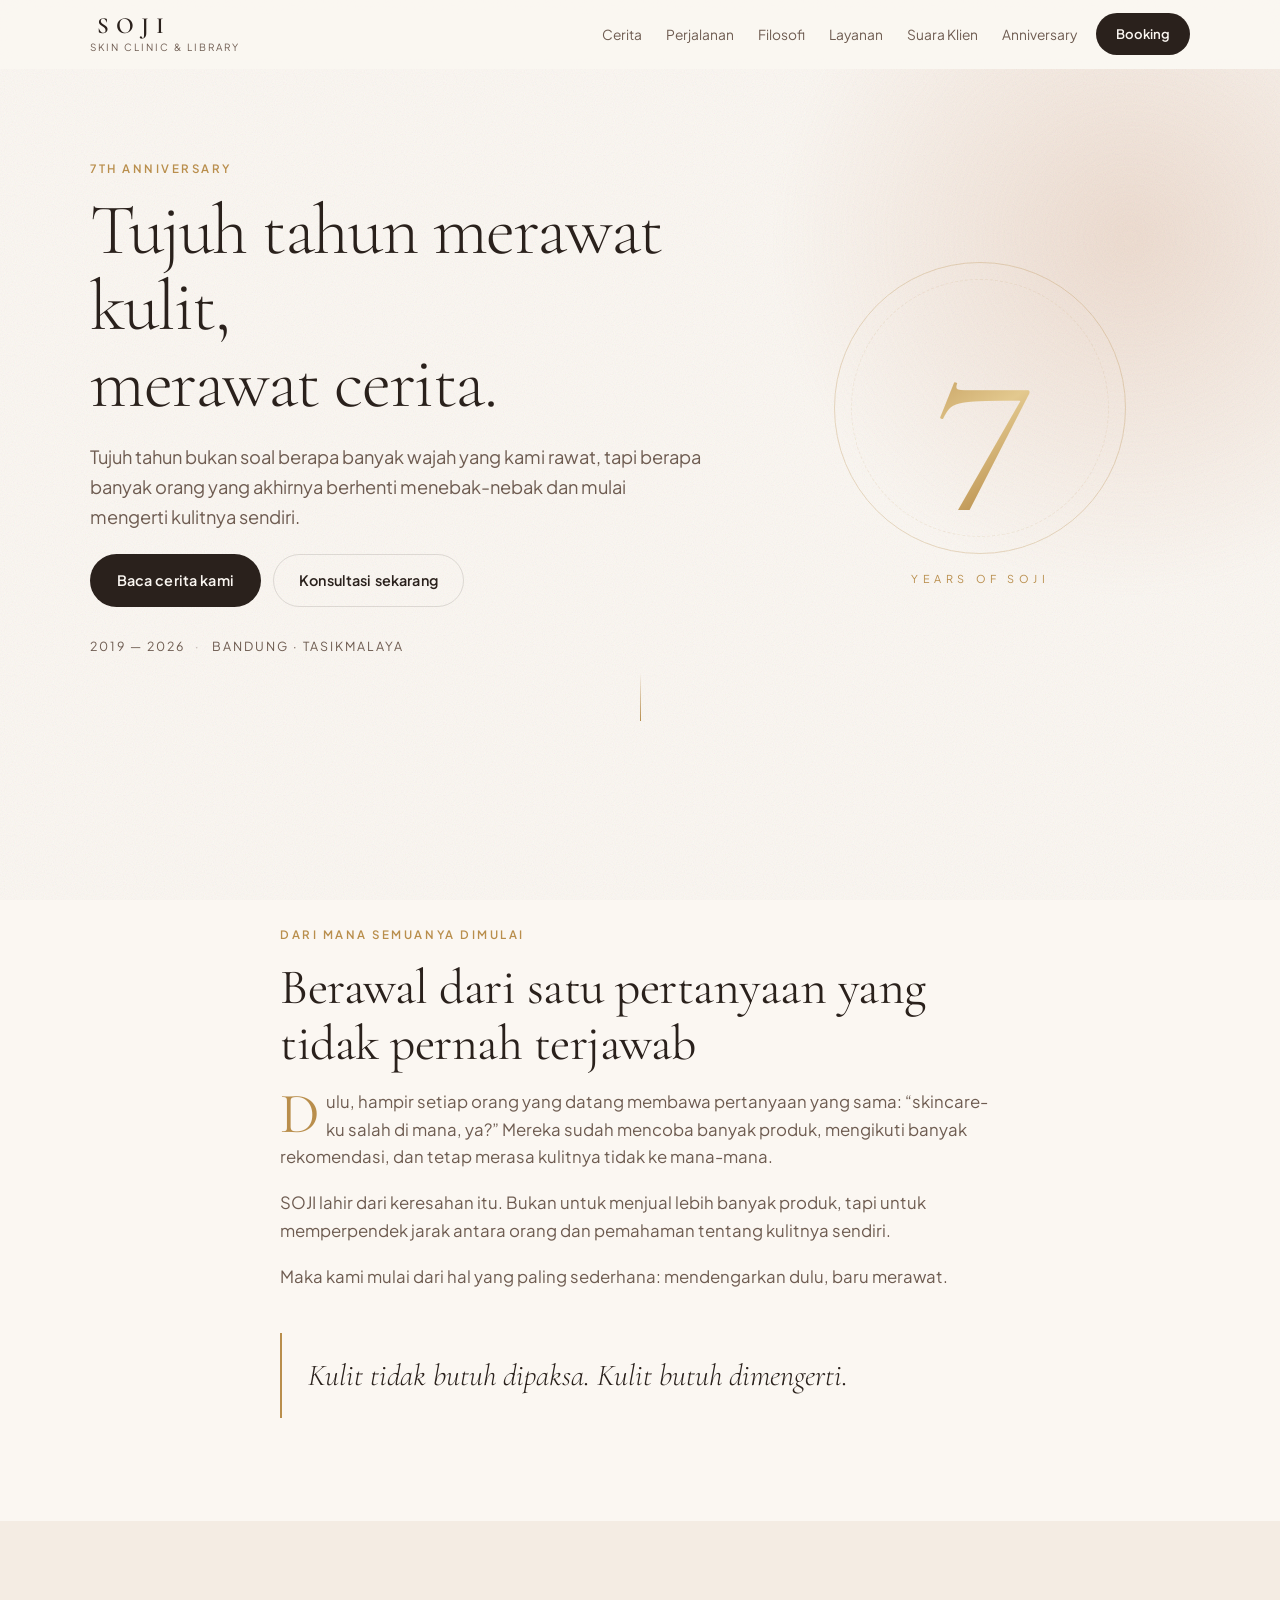
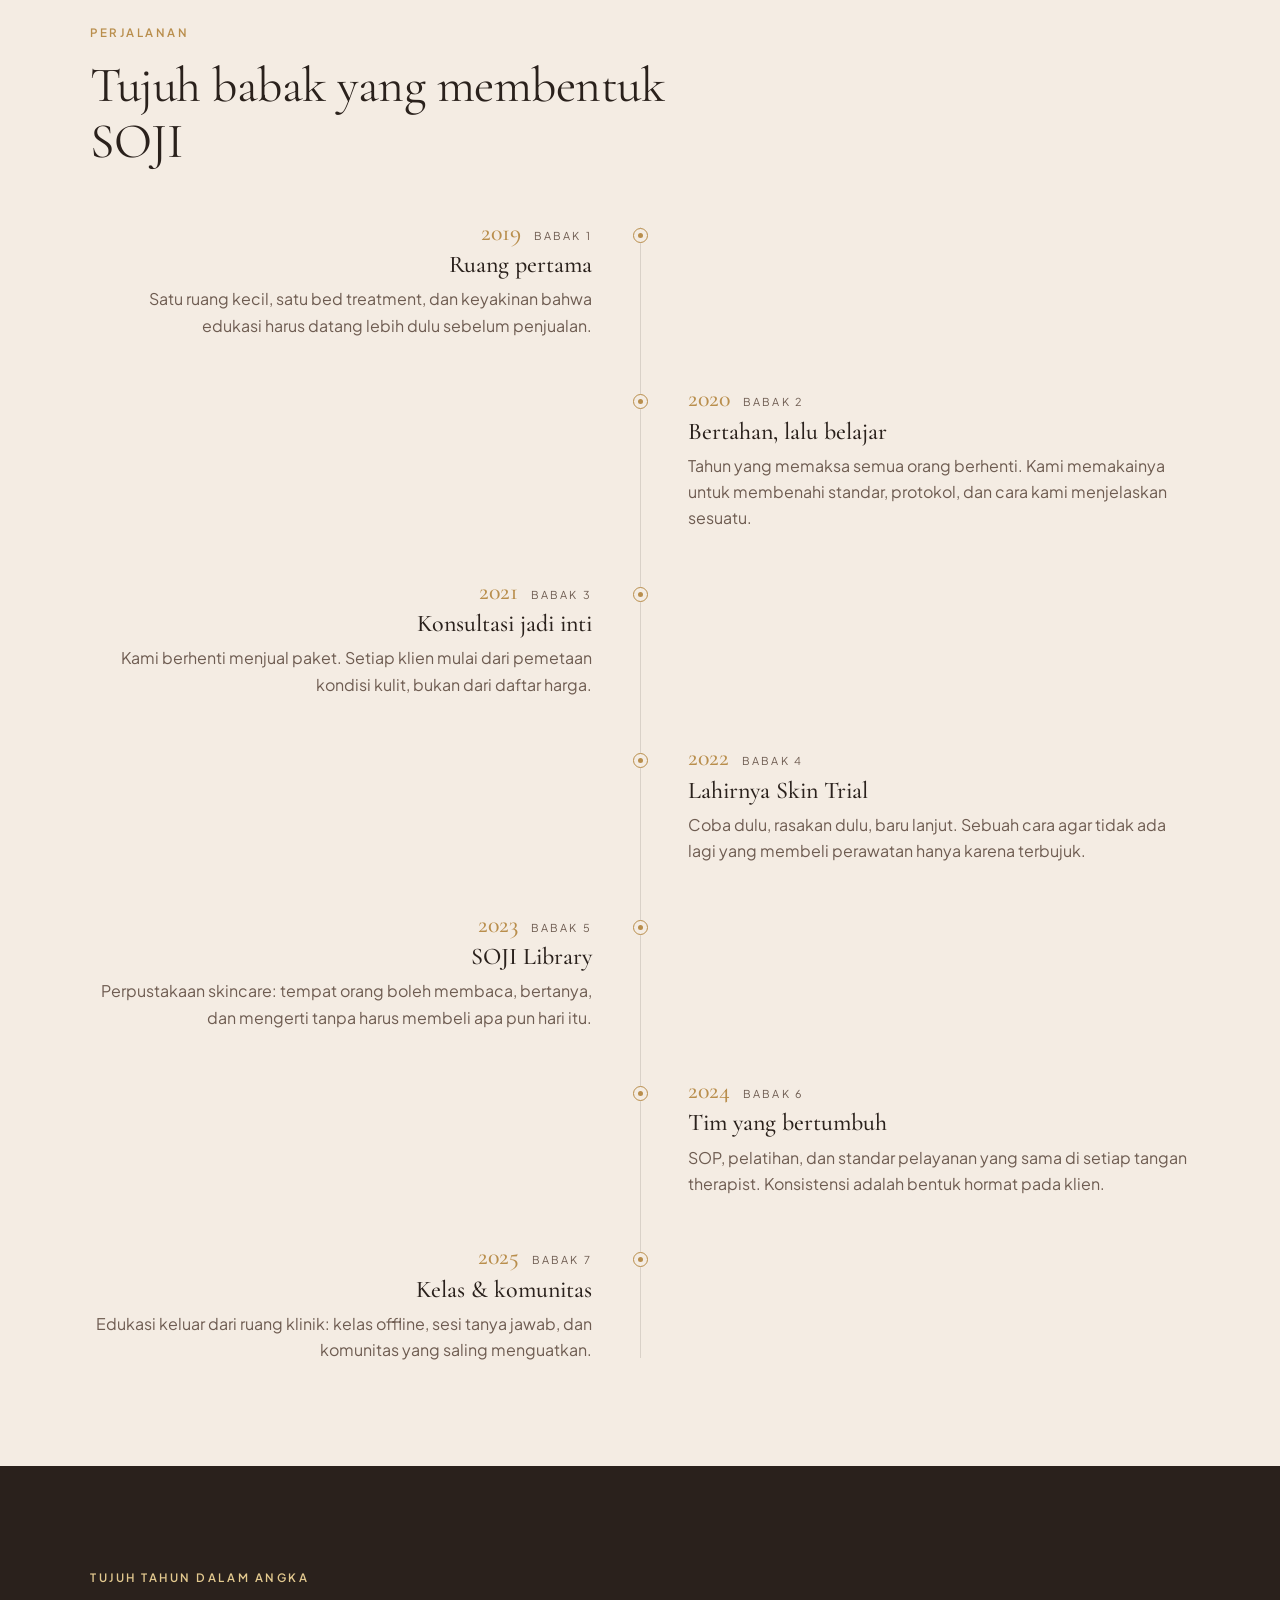
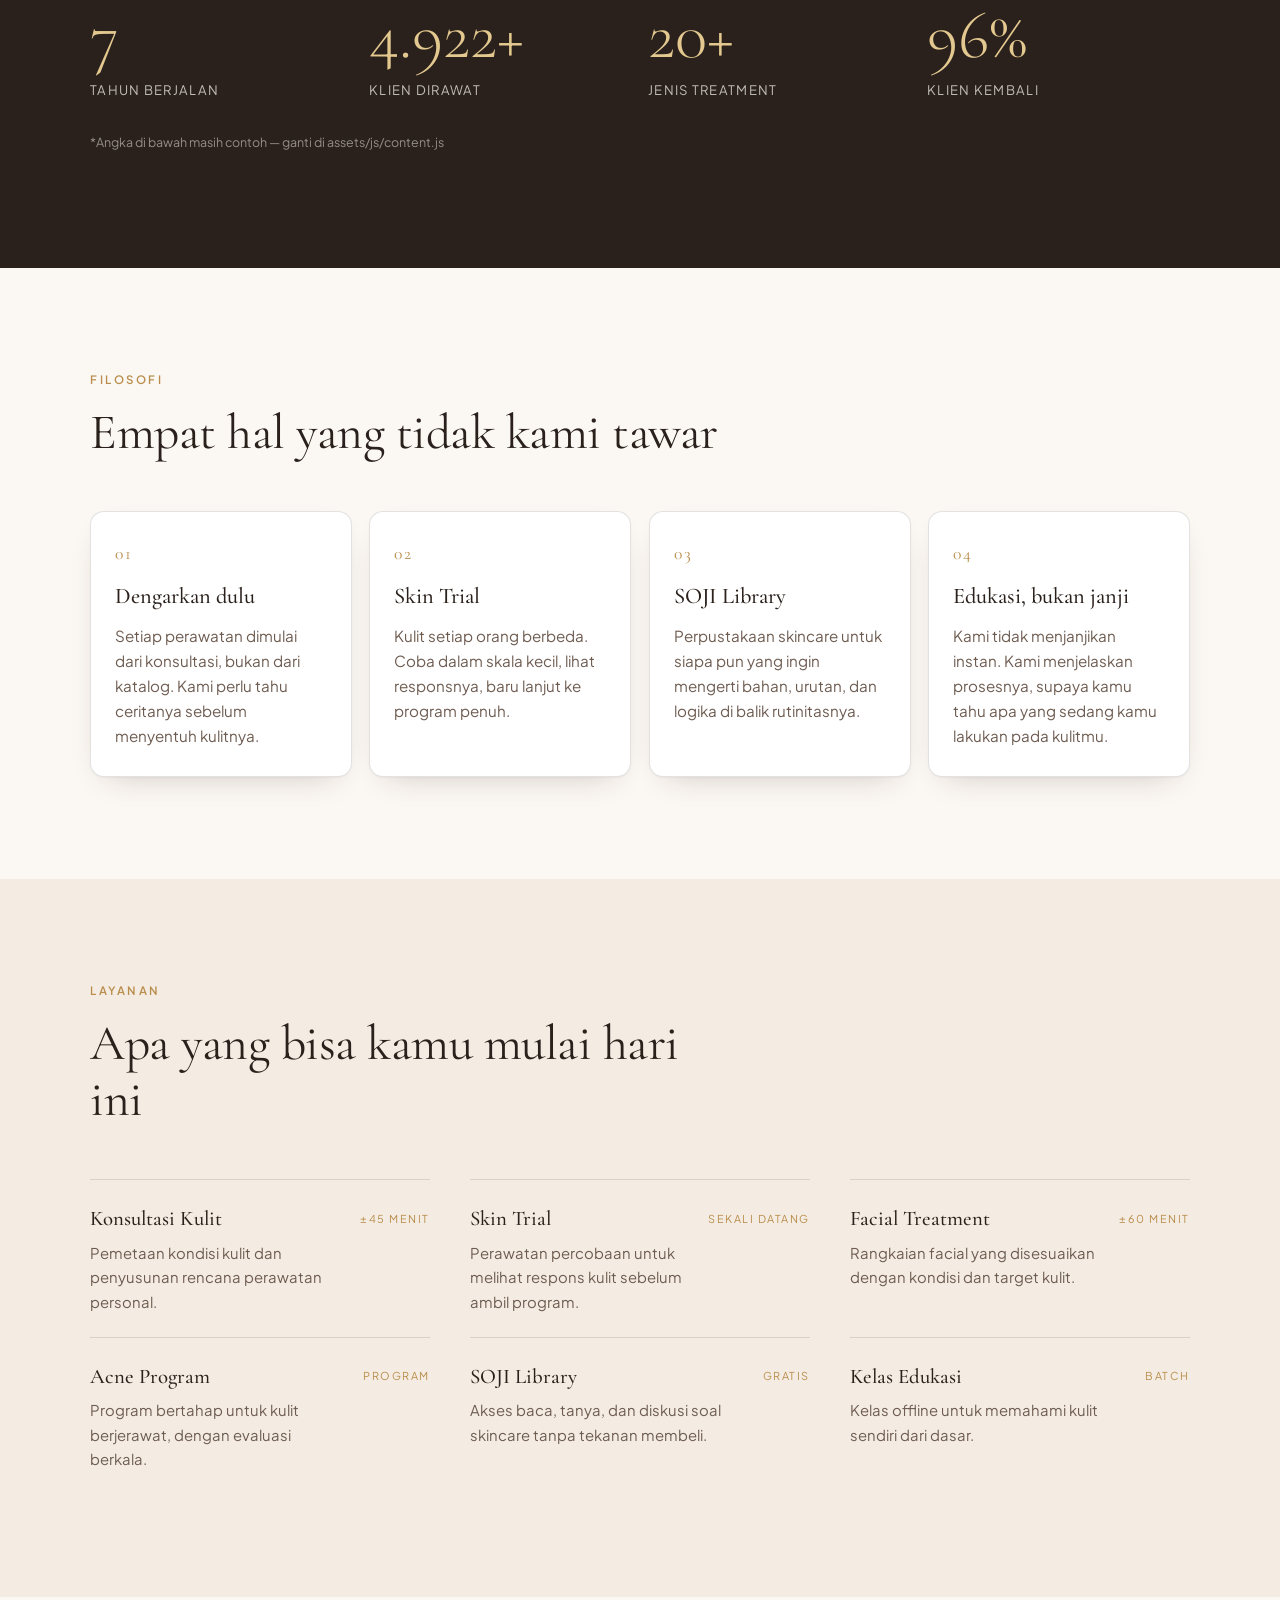
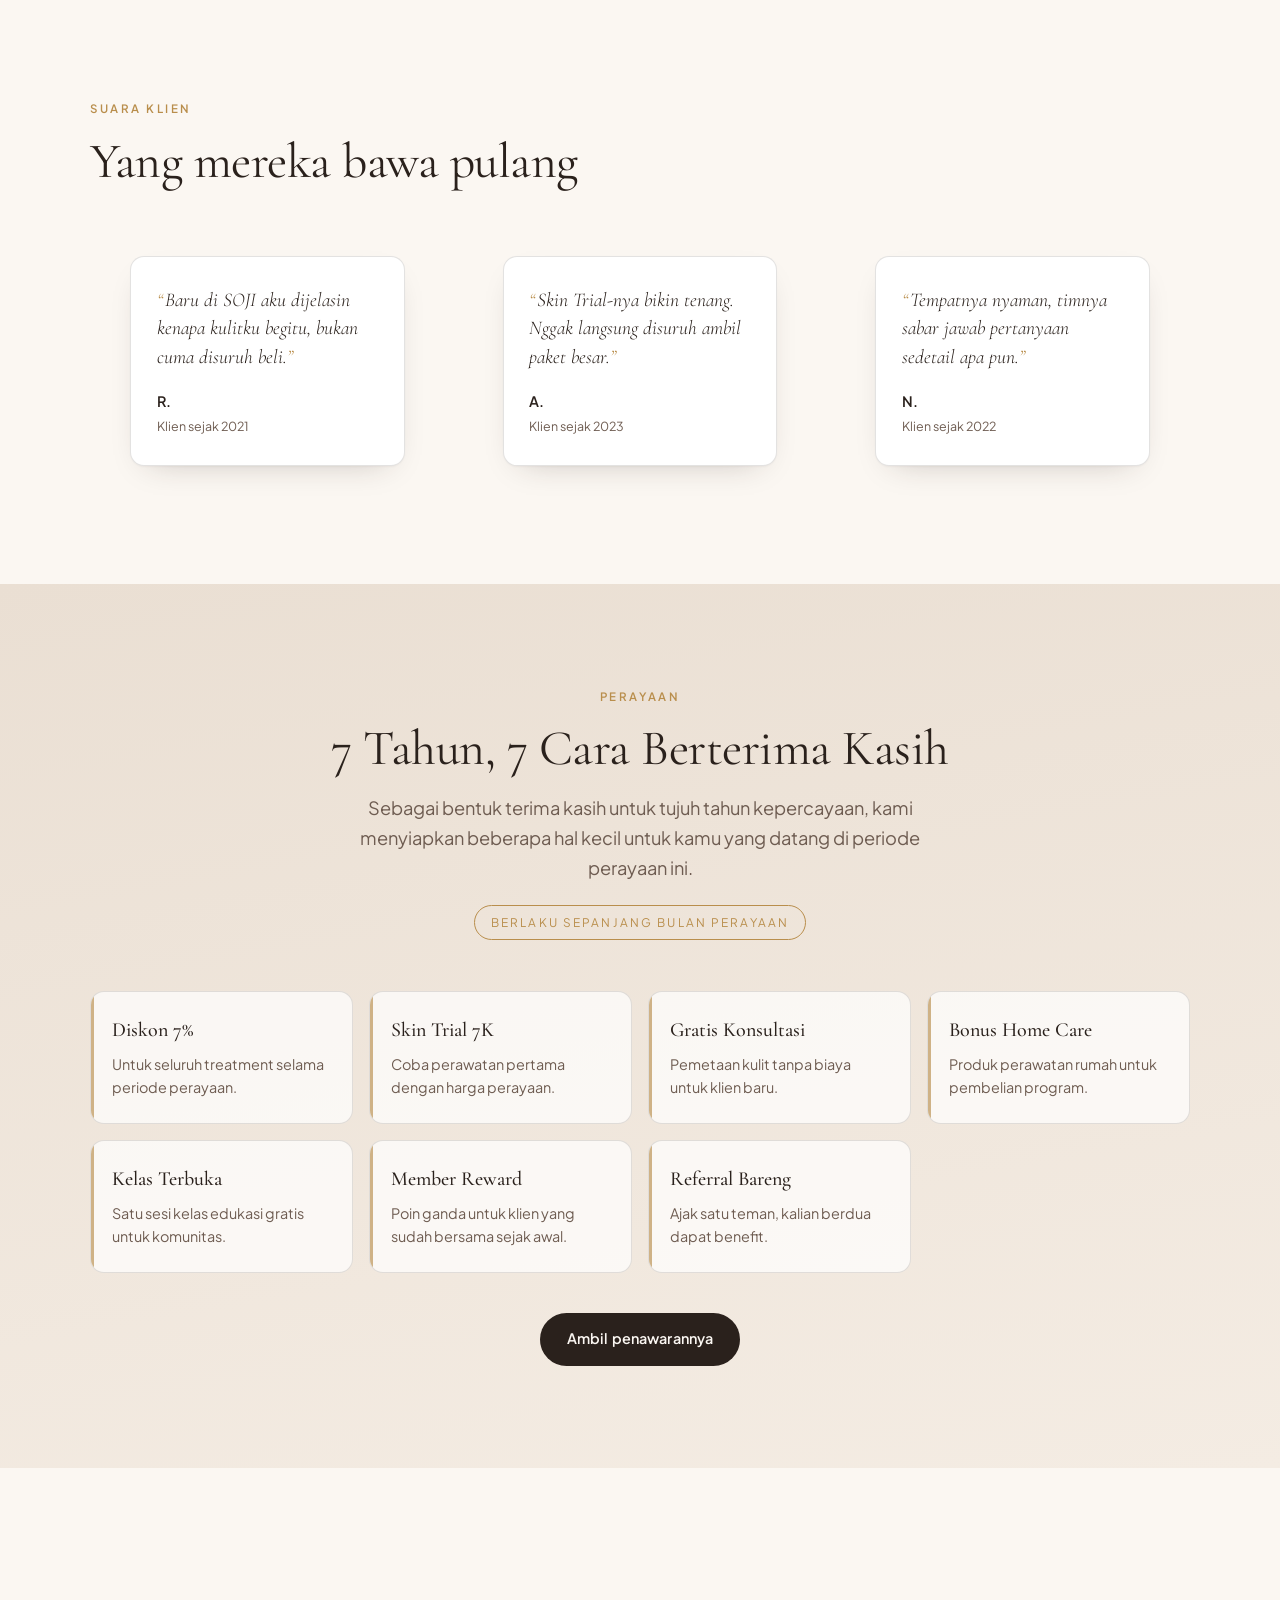
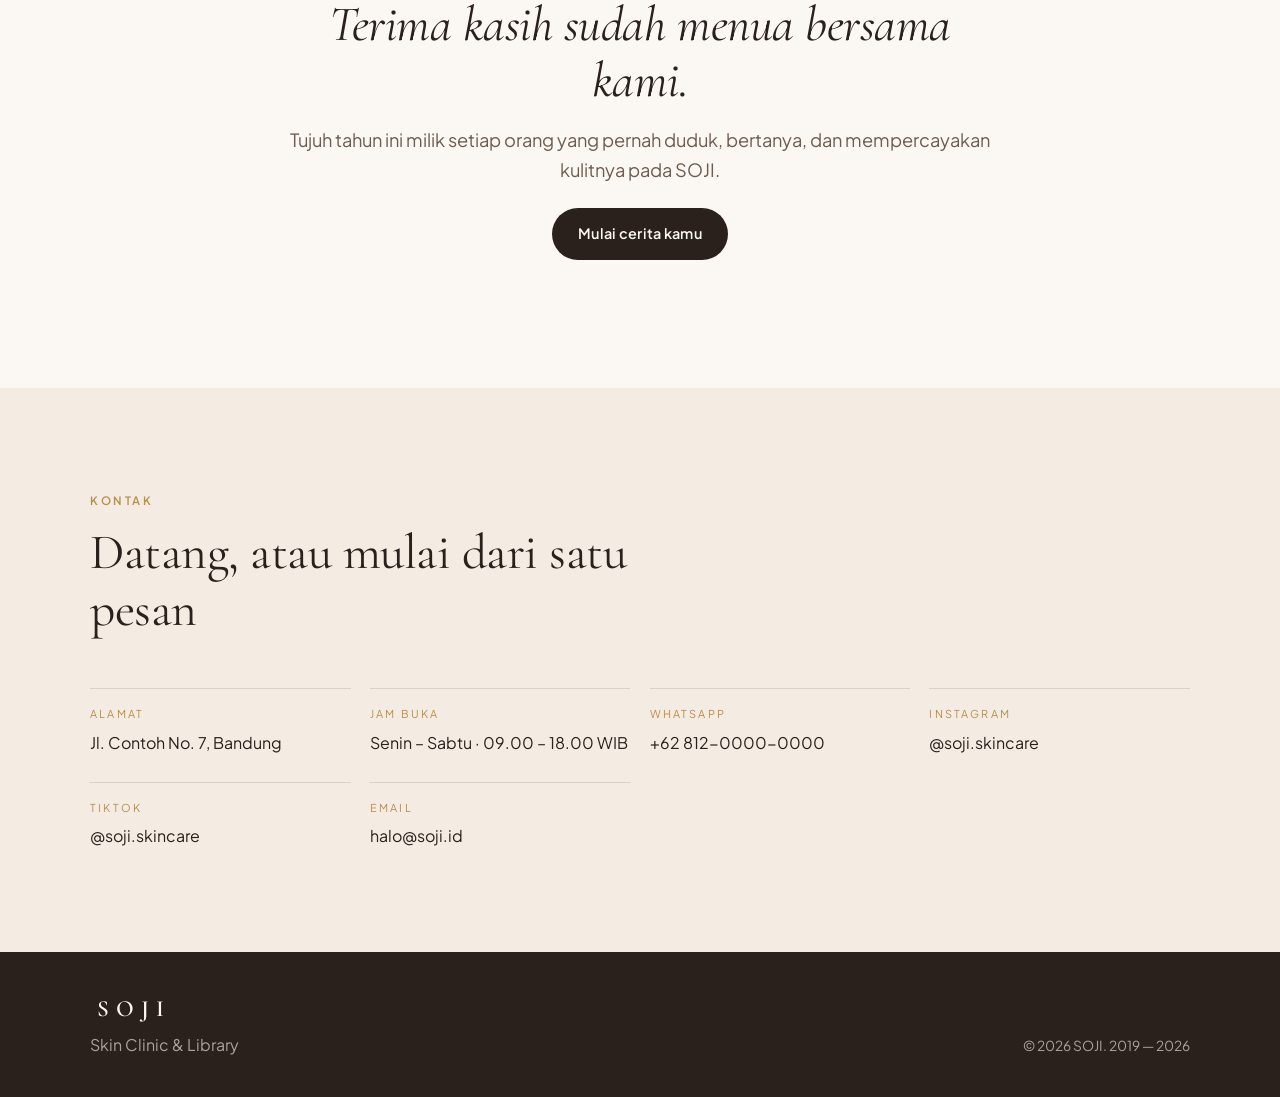
<file: index.html>
<!doctype html>
<html lang="id">
<head>
<meta charset="utf-8">
<meta name="viewport" content="width=device-width, initial-scale=1">
<title>SOJI — 7th Anniversary</title>
<meta name="description" content="Tujuh tahun SOJI Skin Clinic &amp; Library. Cerita perjalanan, filosofi, layanan, dan perayaan tujuh tahun merawat kulit.">
<meta name="theme-color" content="#FBF7F2">

<meta property="og:type" content="website">
<meta property="og:title" content="SOJI — 7th Anniversary">
<meta property="og:description" content="Tujuh tahun merawat kulit, merawat cerita.">

<link rel="preconnect" href="https://fonts.googleapis.com">
<link rel="preconnect" href="https://fonts.gstatic.com" crossorigin>
<link href="https://fonts.googleapis.com/css2?family=Cormorant+Garamond:ital,wght@0,300;0,400;0,500;0,600;1,300;1,400&family=Plus+Jakarta+Sans:wght@300;400;500;600;700&display=swap" rel="stylesheet">
<link rel="stylesheet" href="assets/css/style.css">
<link rel="icon" href="data:image/svg+xml,<svg xmlns='http://www.w3.org/2000/svg' viewBox='0 0 100 100'><rect width='100' height='100' rx='22' fill='%232A211C'/><text x='50' y='70' font-size='58' font-family='Georgia,serif' fill='%23B98E4C' text-anchor='middle'>7</text></svg>">
</head>
<body>

<div class="grain" aria-hidden="true"></div>

<a class="skip" href="#cerita">Lewati ke konten</a>

<!-- ============ HEADER ============ -->
<header class="site-header" id="siteHeader">
  <div class="shell header-inner">
    <a class="logo" href="#top" aria-label="SOJI beranda">
      <span class="logo-mark">SOJI</span>
      <span class="logo-sub" data-brand-tagline></span>
    </a>

    <nav class="nav" id="nav" aria-label="Navigasi utama">
      <ul data-nav></ul>
    </nav>

    <a class="btn btn-sm btn-solid header-cta" href="#kontak">Booking</a>

    <button class="burger" id="burger" aria-expanded="false" aria-controls="nav" aria-label="Buka menu">
      <span></span><span></span>
    </button>
  </div>
</header>

<main id="top">

  <!-- ============ HERO ============ -->
  <section class="hero">
    <div class="hero-glow" aria-hidden="true"></div>
    <div class="shell hero-inner">

      <div class="hero-copy">
        <p class="eyebrow reveal" data-hero-eyebrow></p>
        <h1 class="hero-title reveal" data-hero-title></h1>
        <p class="lead reveal" data-hero-body></p>
        <div class="hero-actions reveal">
          <a class="btn btn-solid" data-hero-cta1></a>
          <a class="btn btn-ghost" data-hero-cta2></a>
        </div>
        <p class="hero-meta reveal"><span data-brand-periode></span> <i>·</i> <span data-brand-kota></span></p>
      </div>

      <div class="hero-mark reveal" aria-hidden="true">
        <div class="seven">7</div>
        <div class="seven-ring"></div>
        <p class="seven-label">Years of SOJI</p>
      </div>

    </div>
    <div class="scroll-hint" aria-hidden="true"><span></span></div>
  </section>

  <!-- ============ PROLOG ============ -->
  <section class="section section-prolog" id="cerita">
    <div class="shell narrow">
      <p class="eyebrow reveal" data-prolog-eyebrow></p>
      <h2 class="h2 reveal" data-prolog-title></h2>
      <div class="prose" data-prolog-body></div>
      <blockquote class="pull reveal" data-prolog-pull></blockquote>
    </div>
  </section>

  <!-- ============ TIMELINE ============ -->
  <section class="section section-alt" id="perjalanan">
    <div class="shell">
      <header class="sec-head">
        <p class="eyebrow reveal" data-timeline-eyebrow></p>
        <h2 class="h2 reveal" data-timeline-title></h2>
      </header>
      <ol class="timeline" data-timeline></ol>
    </div>
  </section>

  <!-- ============ MILESTONES ============ -->
  <section class="section section-dark" id="angka">
    <div class="shell">
      <p class="eyebrow eyebrow-light reveal" data-ms-eyebrow></p>
      <div class="stats" data-milestones></div>
      <p class="footnote" data-ms-note></p>
    </div>
  </section>

  <!-- ============ FILOSOFI ============ -->
  <section class="section" id="filosofi">
    <div class="shell">
      <header class="sec-head">
        <p class="eyebrow reveal" data-pillars-eyebrow></p>
        <h2 class="h2 reveal" data-pillars-title></h2>
      </header>
      <div class="pillars" data-pillars></div>
    </div>
  </section>

  <!-- ============ LAYANAN ============ -->
  <section class="section section-alt" id="layanan">
    <div class="shell">
      <header class="sec-head">
        <p class="eyebrow reveal" data-services-eyebrow></p>
        <h2 class="h2 reveal" data-services-title></h2>
      </header>
      <div class="services" data-services></div>
    </div>
  </section>

  <!-- ============ TESTIMONI ============ -->
  <section class="section" id="suara">
    <div class="shell">
      <header class="sec-head">
        <p class="eyebrow reveal" data-voices-eyebrow></p>
        <h2 class="h2 reveal" data-voices-title></h2>
      </header>
      <div class="voices" data-voices></div>
    </div>
  </section>

  <!-- ============ ANNIVERSARY ============ -->
  <section class="section section-gold" id="anniversary">
    <div class="shell">
      <header class="sec-head sec-head-center">
        <p class="eyebrow reveal" data-anniv-eyebrow></p>
        <h2 class="h2 reveal" data-anniv-title></h2>
        <p class="lead reveal" data-anniv-body></p>
        <p class="periode reveal" data-anniv-periode></p>
      </header>
      <div class="perks" data-anniv-items></div>
      <div class="center reveal">
        <a class="btn btn-solid" data-anniv-cta></a>
      </div>
    </div>
  </section>

  <!-- ============ CLOSING ============ -->
  <section class="section section-closing">
    <div class="shell narrow center">
      <h2 class="h2 display reveal" data-closing-title></h2>
      <p class="lead reveal" data-closing-body></p>
      <a class="btn btn-solid reveal" data-closing-cta></a>
    </div>
  </section>

  <!-- ============ KONTAK ============ -->
  <section class="section section-alt" id="kontak">
    <div class="shell">
      <header class="sec-head">
        <p class="eyebrow reveal" data-contact-eyebrow></p>
        <h2 class="h2 reveal" data-contact-title></h2>
      </header>
      <div class="contact" data-contact></div>
    </div>
  </section>

</main>

<footer class="site-footer">
  <div class="shell footer-inner">
    <div>
      <p class="logo-mark">SOJI</p>
      <p class="muted" data-brand-tagline></p>
    </div>
    <p class="muted small">© <span data-year></span> SOJI. <span data-brand-periode></span></p>
  </div>
</footer>

<script src="assets/js/content.js"></script>
<script src="assets/js/main.js"></script>
</body>
</html>
</file>
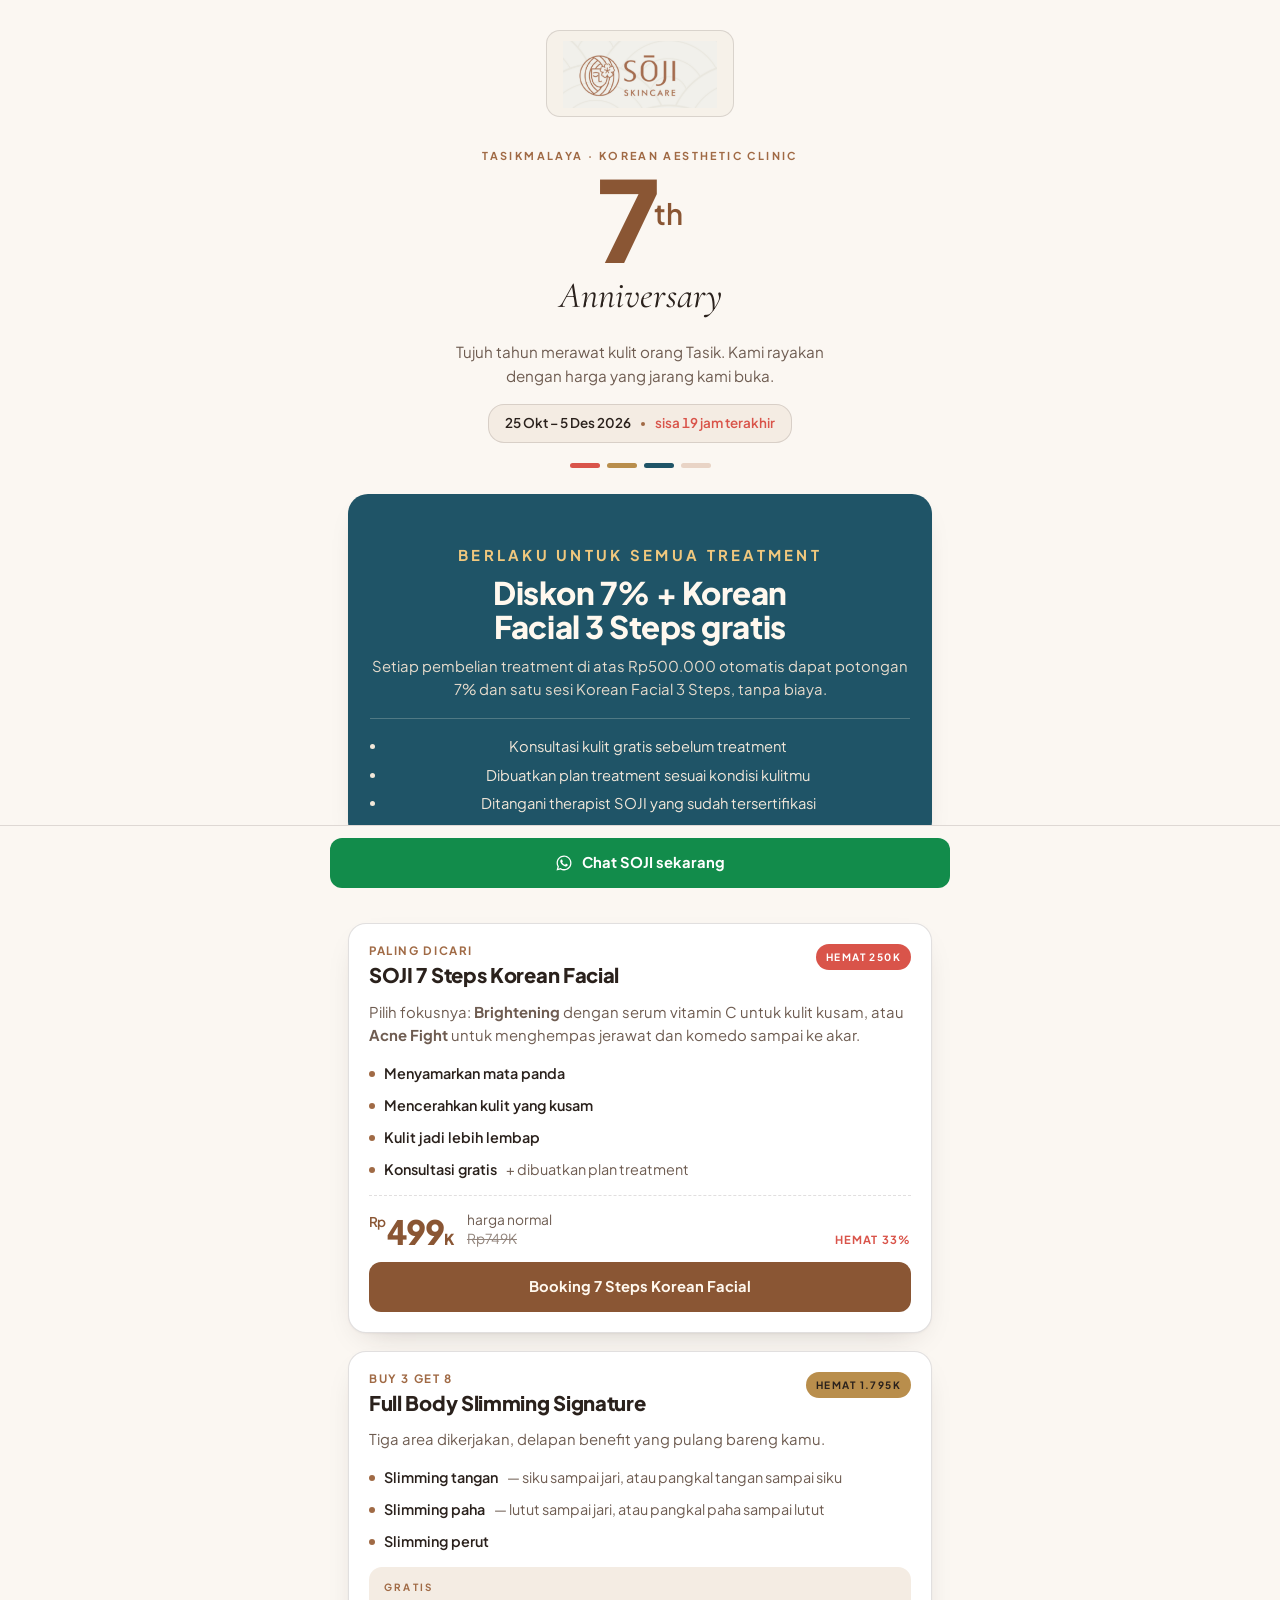
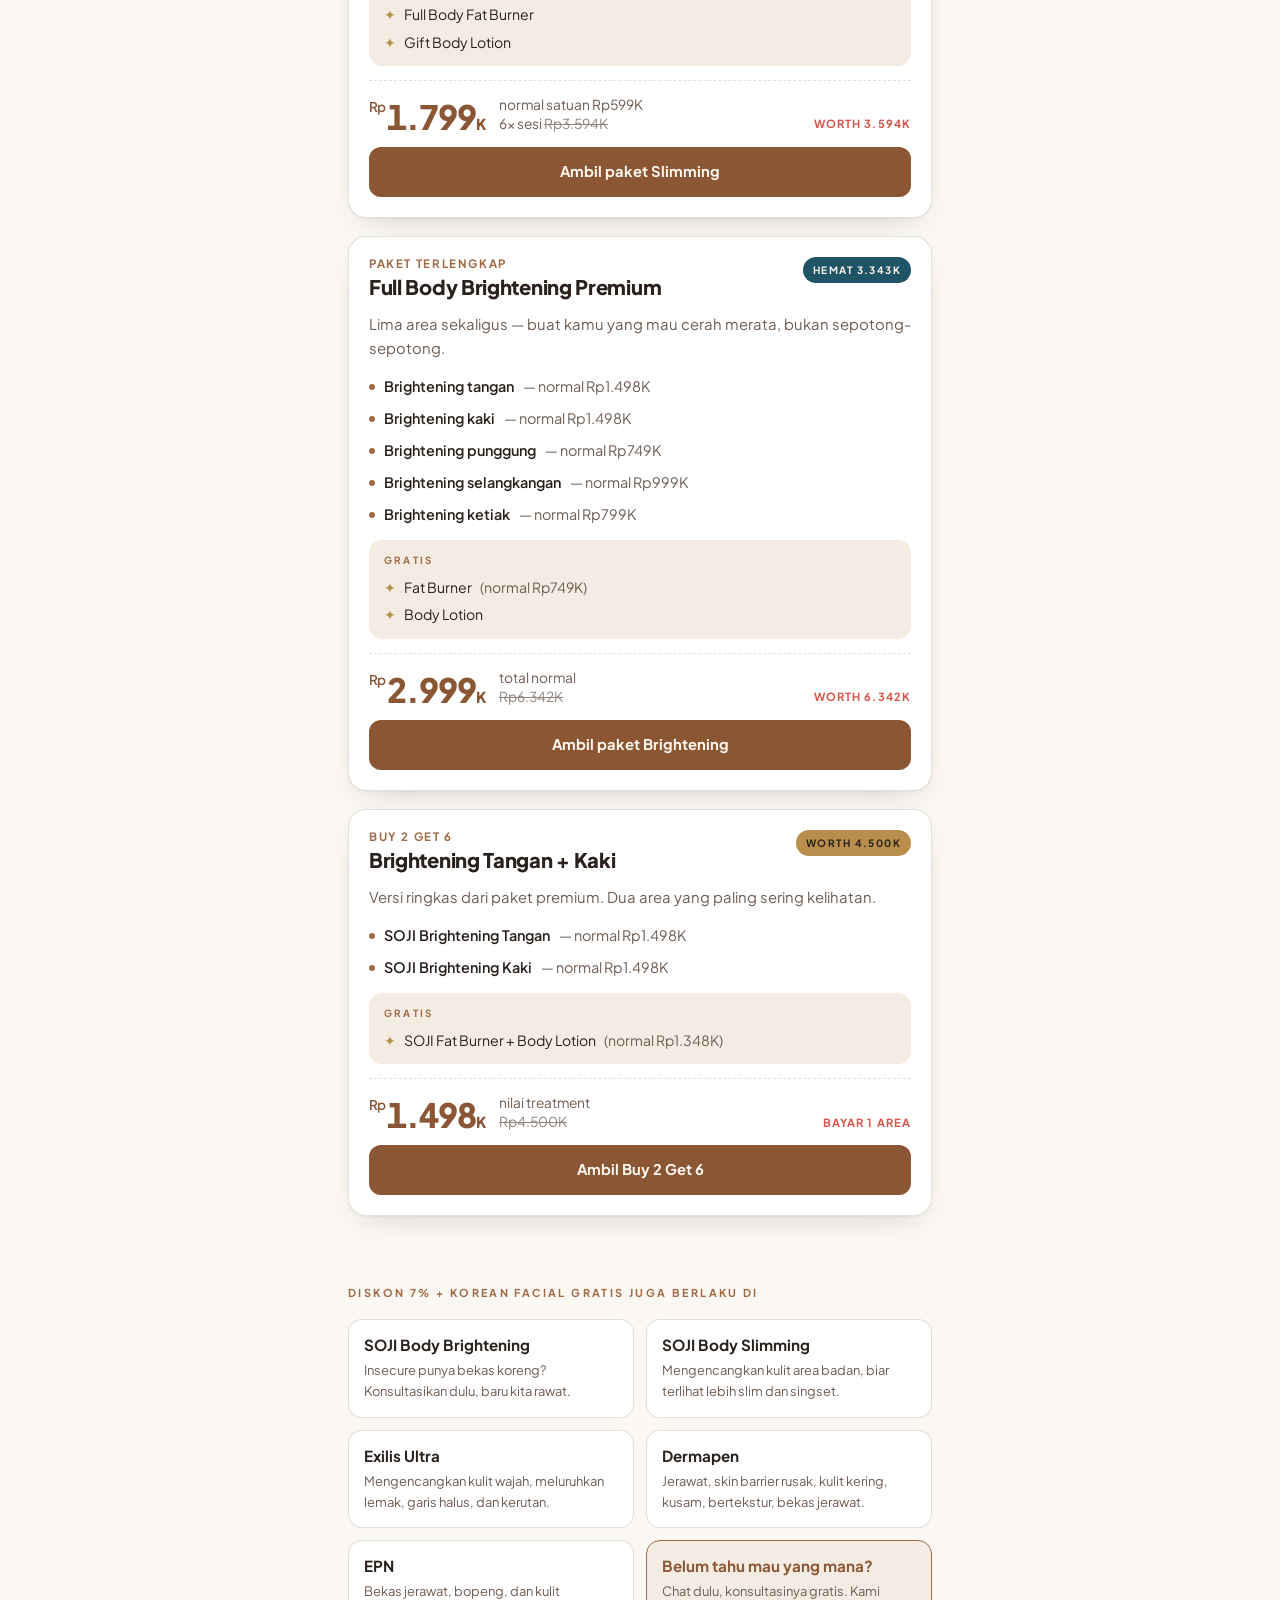
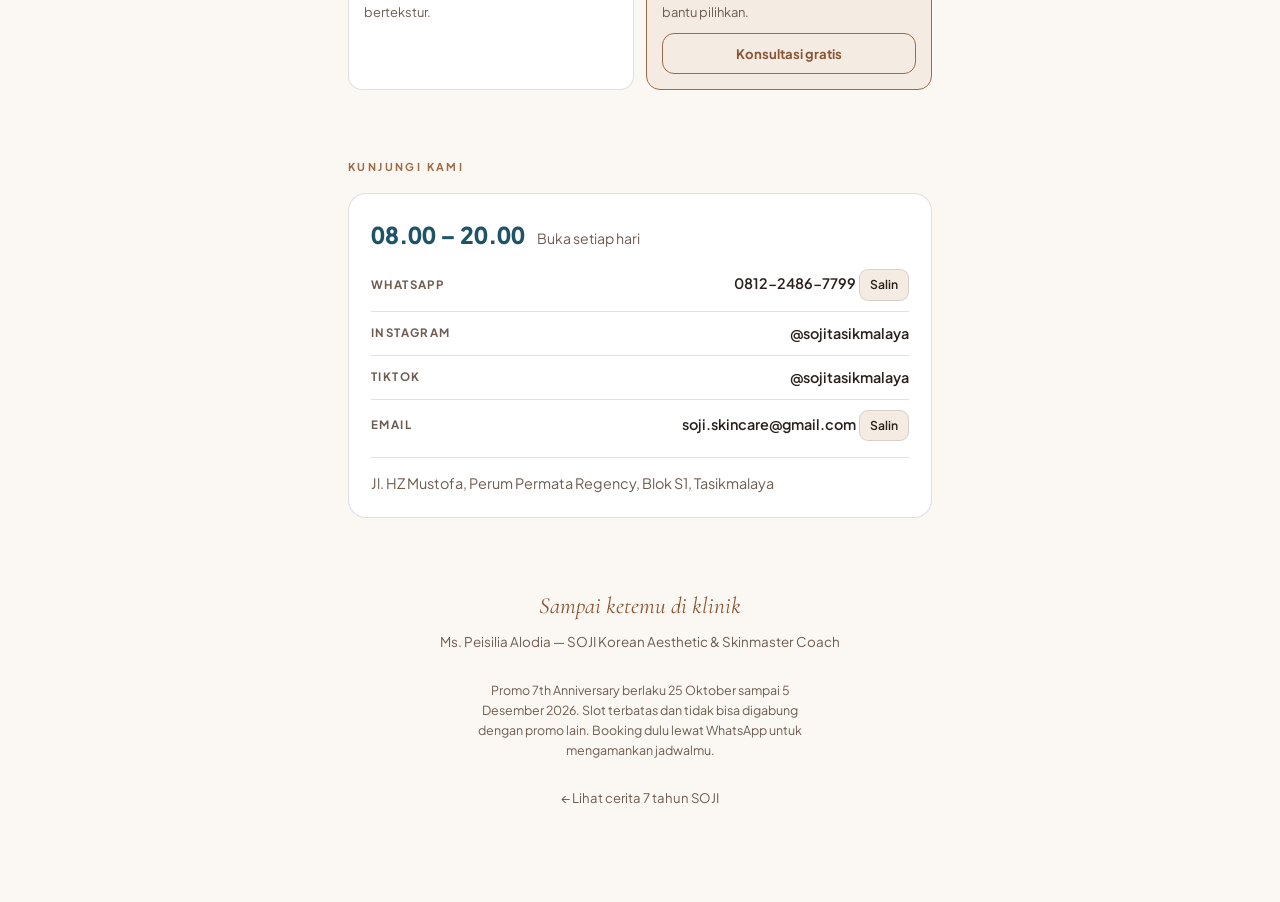
<file: promo/index.html>
<!doctype html>
<html lang="id">
<head>
<meta charset="utf-8">
<meta name="viewport" content="width=device-width, initial-scale=1, viewport-fit=cover">
<title>Promo SOJI 7th Anniversary</title>
<meta name="description" content="Diskon 7% + Korean Facial 3 Steps gratis. Korean Facial 499K, paket Slimming 1.799K, Brightening Premium 2.999K. SOJI Skincare Tasikmalaya.">
<meta name="theme-color" content="#FBF7F2">

<!-- Preview saat link dibagikan di WhatsApp / IG.
     ⬅ GANTI jadi URL absolut setelah domain Netlify final,
        contoh: https://namasitu.netlify.app/assets/img/og-promo.jpg -->
<meta property="og:type" content="website">
<meta property="og:title" content="Promo SOJI 7th Anniversary">
<meta property="og:description" content="Diskon 7% + Korean Facial 3 Steps gratis untuk setiap treatment di atas 500rb.">
<meta property="og:image" content="/assets/img/og-promo.jpg">
<meta name="twitter:card" content="summary_large_image">

<link rel="preconnect" href="https://fonts.googleapis.com">
<link rel="preconnect" href="https://fonts.gstatic.com" crossorigin>
<link href="https://fonts.googleapis.com/css2?family=Cormorant+Garamond:ital,wght@0,400;0,500;1,400&family=Plus+Jakarta+Sans:wght@400;500;600;700;800&display=swap" rel="stylesheet">
<link rel="icon" href="data:image/svg+xml,<svg xmlns='http://www.w3.org/2000/svg' viewBox='0 0 100 100'><rect width='100' height='100' rx='22' fill='%232A211C'/><text x='50' y='70' font-size='58' font-family='Georgia,serif' fill='%23B98E4C' text-anchor='middle'>7</text></svg>">

<style>
/* Halaman promo — satu kolom ala story, pakai brand token situs utama
   (ivory · espresso · gold) + aksen Canva anniversary (mocha · teal · koral). */
:root{
  --cream:#FBF7F2; --cream-2:#F4ECE3; --card:#FFFFFF;
  --ink:#2A211C; --ink-soft:#6E5C51;
  --gold:#B98E4C; --mocha:#A06A45; --mocha-deep:#8A5634;
  --teal:#1F5467; --coral:#D9544A; --blush:#E9D4C6;
  --line:rgba(42,33,28,.14); --chip:#F4ECE3;
  --shadow:0 1px 2px rgba(42,33,28,.04), 0 12px 32px -18px rgba(42,33,28,.28);
  --serif:"Cormorant Garamond",Georgia,"Times New Roman",serif;
  --sans:"Plus Jakarta Sans",ui-sans-serif,system-ui,-apple-system,"Segoe UI",sans-serif;
  color-scheme:light;
}
@media (prefers-color-scheme:dark){:root:not([data-theme="light"]){
  --cream:#15110F; --cream-2:#1C1714; --card:#1E1815;
  --ink:#F3EAE1; --ink-soft:#B3A196;
  --gold:#D7AC65; --mocha:#D59A6B; --mocha-deep:#E6B187;
  --teal:#7FBED1; --coral:#FF8073; --blush:#3A2C25;
  --line:rgba(243,234,225,.14); --chip:#241D19;
  --shadow:0 1px 2px rgba(0,0,0,.4), 0 14px 36px -20px rgba(0,0,0,.8);
  color-scheme:dark;
}}
:root[data-theme="dark"]{
  --cream:#15110F; --cream-2:#1C1714; --card:#1E1815;
  --ink:#F3EAE1; --ink-soft:#B3A196;
  --gold:#D7AC65; --mocha:#D59A6B; --mocha-deep:#E6B187;
  --teal:#7FBED1; --coral:#FF8073; --blush:#3A2C25;
  --line:rgba(243,234,225,.14); --chip:#241D19;
  --shadow:0 1px 2px rgba(0,0,0,.4), 0 14px 36px -20px rgba(0,0,0,.8);
  color-scheme:dark;
}

*,*::before,*::after{box-sizing:border-box}
html{-webkit-text-size-adjust:100%}
body{margin:0;background:var(--cream);color:var(--ink);font-family:var(--sans);
     font-size:16px;line-height:1.6;-webkit-font-smoothing:antialiased;overflow-x:hidden;
     padding-top:env(safe-area-inset-top,0px);
     padding-bottom:calc(84px + env(safe-area-inset-bottom,0px))}
img{max-width:100%;display:block}
a{color:inherit}
h1,h2,h3,h4{margin:0;text-wrap:balance}
p{margin:0}

.wrap{max-width:620px;margin:0 auto;
      padding-left:max(18px,env(safe-area-inset-left,0px));
      padding-right:max(18px,env(safe-area-inset-right,0px))}
section{padding-block:34px}

.hero{padding-block:30px 10px;text-align:center}
.mark{display:inline-block;background:#F6F1E9;border-radius:14px;padding:10px 16px 8px;border:1px solid var(--line)}
.mark img{width:154px;height:auto}
.eyebrow{font-size:.68rem;font-weight:700;letter-spacing:.22em;text-transform:uppercase;color:var(--mocha)}
.hero .eyebrow{margin-top:24px}
.seven{font-weight:800;font-size:clamp(4.4rem,23vw,7rem);line-height:.84;
       letter-spacing:-.045em;color:var(--mocha-deep);margin-top:6px}
.seven sup{font-size:.26em;font-weight:600;vertical-align:super;letter-spacing:0}
.anniv{font-family:var(--serif);font-size:clamp(1.6rem,7vw,2.3rem);font-style:italic;
       font-weight:400;margin-top:2px}
.hero-note{font-size:.95rem;color:var(--ink-soft);margin-top:14px;max-width:34ch;margin-inline:auto}
.period{display:inline-flex;flex-wrap:wrap;justify-content:center;align-items:center;
        gap:6px 10px;margin-top:16px;background:var(--chip);border:1px solid var(--line);
        border-radius:16px;padding:9px 16px;font-size:.84rem;font-weight:600;line-height:1.4}
.period .dot{width:4px;height:4px;border-radius:99px;background:var(--mocha);flex:none}
.period .left{color:var(--coral);font-variant-numeric:tabular-nums}
.period .left.ended{color:var(--ink-soft)}
.confetti{display:flex;justify-content:center;gap:7px;margin-top:20px}
.confetti i{width:30px;height:5px;border-radius:99px;display:block}

.band{background:var(--teal);border-radius:20px;padding:26px 22px;color:#FFF8EE;
      margin-top:26px;box-shadow:var(--shadow)}
.band .eyebrow{color:#F0C87E}
.band h2{font-weight:800;font-size:clamp(1.45rem,6.4vw,1.95rem);line-height:1.1;
         margin-top:8px;letter-spacing:-.015em}
.band p{color:#E6DBCC;font-size:.93rem;margin-top:10px}
.band .rule{height:1px;background:rgba(255,248,238,.22);margin-block:16px}
.band ul{margin:0;padding-left:1.05rem;color:#F1E7D9;font-size:.92rem;display:grid;gap:5px}

.deck{display:grid;gap:18px;margin-top:20px}
.promo{background:var(--card);border:1px solid var(--line);border-radius:18px;
       overflow:hidden;box-shadow:var(--shadow)}
.promo-top{padding:20px 20px 0;display:flex;gap:10px;align-items:flex-start;
           justify-content:space-between;flex-wrap:wrap}
.tag{font-size:.63rem;font-weight:700;letter-spacing:.14em;text-transform:uppercase;
     padding:5px 10px;border-radius:99px;white-space:nowrap}
.tag-hero{background:var(--coral);color:#fff}
.tag-bundle{background:var(--gold);color:#2A211C}
.tag-prem{background:var(--teal);color:#FFF8EE}
.promo h3{font-weight:800;font-size:1.26rem;line-height:1.18;flex:1 1 11rem;
          min-width:0;letter-spacing:-.015em}
.promo h3 small{display:block;font-weight:700;font-size:.72rem;letter-spacing:.14em;
                text-transform:uppercase;color:var(--mocha);margin-bottom:5px}
.promo-body{padding:14px 20px 20px;display:grid;gap:14px}
.lead{font-size:.93rem;color:var(--ink-soft)}

.lines{display:grid;gap:9px;margin:0;padding:0;list-style:none}
.lines li{display:flex;gap:9px;align-items:baseline;font-size:.9rem}
.lines li::before{content:"";width:6px;height:6px;border-radius:99px;flex:none;
                  background:var(--mocha);transform:translateY(-2px)}
.lines b{font-weight:600}
.lines span{color:var(--ink-soft)}

.free{background:var(--chip);border-radius:13px;padding:13px 15px;display:grid;gap:7px}
.free .eyebrow{font-size:.62rem}
.free ul{margin:0;padding:0;list-style:none;display:grid;gap:5px;font-size:.88rem}
.free li{display:flex;gap:8px}
.free li::before{content:"\2726";color:var(--gold);flex:none}

.price{display:flex;align-items:flex-end;gap:14px;flex-wrap:wrap;
       border-top:1px dashed var(--line);padding-top:15px}
.price-now{font-weight:800;font-size:2.1rem;line-height:1;color:var(--mocha-deep);
           font-variant-numeric:tabular-nums;letter-spacing:-.03em}
.price-now sup{font-size:.4em;font-weight:600;vertical-align:top;margin-right:2px}
.price-now em{font-style:normal;font-size:.45em}
.price-was{font-size:.86rem;color:var(--ink-soft);line-height:1.35}
.price-was s{opacity:.75}
.save{margin-left:auto;font-size:.7rem;font-weight:700;letter-spacing:.1em;
      text-transform:uppercase;color:var(--coral);white-space:nowrap}

.btn{display:block;text-align:center;text-decoration:none;border-radius:12px;
     font-weight:700;font-size:.92rem;padding:13px 18px;transition:transform .15s ease}
.btn:hover{transform:translateY(-1px)}
.btn:focus-visible{outline:2px solid var(--mocha);outline-offset:3px}
.btn-main{background:var(--mocha-deep);color:#FFF8EE}
.btn-ghost{background:transparent;color:var(--mocha-deep);border:1.5px solid var(--mocha)}

.grid{display:grid;grid-template-columns:repeat(2,minmax(0,1fr));gap:12px;margin-top:18px}
.cell{background:var(--card);border:1px solid var(--line);border-radius:14px;padding:15px;
      display:grid;gap:6px;align-content:start}
.cell h4{font-weight:700;font-size:.95rem;line-height:1.25}
.cell p{font-size:.81rem;color:var(--ink-soft)}
@media (max-width:430px){.grid{grid-template-columns:1fr}}

.info{background:var(--card);border:1px solid var(--line);border-radius:18px;padding:22px;
      display:grid;gap:16px;margin-top:18px}
.hours{display:flex;align-items:baseline;gap:12px;flex-wrap:wrap}
.hours strong{font-weight:800;font-size:1.45rem;font-variant-numeric:tabular-nums;color:var(--teal)}
.contact{display:grid;gap:10px;font-size:.9rem}
.row{display:flex;gap:10px;align-items:center;justify-content:space-between;
     border-top:1px solid var(--line);padding-top:10px}
.row:first-child{border-top:0;padding-top:0}
.row span.k{color:var(--ink-soft);font-size:.72rem;letter-spacing:.12em;text-transform:uppercase;
            font-weight:700;flex:none}
.row b{font-weight:600;text-align:right;min-width:0;overflow-wrap:anywhere}
.addr{font-size:.9rem;color:var(--ink-soft);border-top:1px solid var(--line);padding-top:14px}
.copy{appearance:none;border:1px solid var(--line);background:var(--chip);color:var(--ink);
      font:inherit;font-size:.76rem;font-weight:600;border-radius:9px;padding:5px 10px;cursor:pointer}
.copy:hover{border-color:var(--mocha)}

.closing{text-align:center;padding-block:30px 10px}
.closing .sig{font-family:var(--serif);font-style:italic;font-size:1.45rem;color:var(--mocha-deep)}
.closing p{font-size:.84rem;color:var(--ink-soft);margin-top:6px}
.terms{font-size:.78rem;color:var(--ink-soft);text-align:center;padding-block:18px 26px;
       max-width:40ch;margin-inline:auto}
.backlink{display:block;text-align:center;font-size:.82rem;color:var(--ink-soft);
          padding-bottom:10px;text-decoration:none}
.backlink:hover{color:var(--mocha-deep)}

.sticky{position:fixed;left:0;right:0;bottom:0;z-index:20;background:var(--cream);
        border-top:1px solid var(--line);
        padding-top:12px;padding-bottom:calc(12px + env(safe-area-inset-bottom,0px));
        padding-left:max(18px,env(safe-area-inset-left,0px));
        padding-right:max(18px,env(safe-area-inset-right,0px))}
.sticky .inner{max-width:620px;margin:0 auto}
.sticky .btn{background:#128C4B;color:#fff;display:flex;align-items:center;justify-content:center;gap:9px}
.sticky svg{width:18px;height:18px;flex:none}
@media (prefers-reduced-motion:reduce){*{animation:none!important;transition:none!important}}
</style>
</head>
<body>

<div class="wrap">
  <header class="hero">
    <div class="mark"><img src="/assets/img/soji-logo.png" alt="SOJI Skincare" width="600" height="260"></div>
    <p class="eyebrow">Tasikmalaya &middot; Korean Aesthetic Clinic</p>
    <div class="seven">7<sup>th</sup></div>
    <div class="anniv">Anniversary</div>
    <p class="hero-note">Tujuh tahun merawat kulit orang Tasik. Kami rayakan dengan harga yang jarang kami buka.</p>
    <p class="period">
      <span class="dates">25 Okt &ndash; 5 Des 2026</span>
      <span class="dot" aria-hidden="true"></span>
      <span class="left" id="sisa">periode perayaan</span>
    </p>
    <div class="confetti" aria-hidden="true">
      <i style="background:var(--coral)"></i><i style="background:var(--gold)"></i>
      <i style="background:var(--teal)"></i><i style="background:var(--blush)"></i>
    </div>

    <div class="band">
      <p class="eyebrow">Berlaku untuk semua treatment</p>
      <h2>Diskon 7% + Korean Facial 3 Steps gratis</h2>
      <p>Setiap pembelian treatment di atas Rp500.000 otomatis dapat potongan 7% dan satu sesi Korean Facial 3 Steps, tanpa biaya.</p>
      <div class="rule"></div>
      <ul>
        <li>Konsultasi kulit gratis sebelum treatment</li>
        <li>Dibuatkan plan treatment sesuai kondisi kulitmu</li>
        <li>Ditangani therapist SOJI yang sudah tersertifikasi</li>
      </ul>
    </div>
  </header>

  <section aria-label="Paket anniversary">
    <p class="eyebrow">Paket Anniversary</p>
    <div class="deck">

      <article class="promo">
        <div class="promo-top">
          <h3><small>Paling dicari</small>SOJI 7 Steps Korean Facial</h3>
          <span class="tag tag-hero">Hemat 250K</span>
        </div>
        <div class="promo-body">
          <p class="lead">Pilih fokusnya: <b>Brightening</b> dengan serum vitamin C untuk kulit kusam, atau <b>Acne Fight</b> untuk menghempas jerawat dan komedo sampai ke akar.</p>
          <ul class="lines">
            <li><b>Menyamarkan mata panda</b></li>
            <li><b>Mencerahkan kulit yang kusam</b></li>
            <li><b>Kulit jadi lebih lembap</b></li>
            <li><b>Konsultasi gratis</b> <span>+ dibuatkan plan treatment</span></li>
          </ul>
          <div class="price">
            <div class="price-now"><sup>Rp</sup>499<em>K</em></div>
            <div class="price-was">harga normal<br><s>Rp749K</s></div>
            <div class="save">Hemat 33%</div>
          </div>
          <a class="btn btn-main" href="https://wa.me/6281224867799?text=Halo%20SOJI%2C%20saya%20mau%20booking%20promo%20Anniversary%3A%20SOJI%207%20Steps%20Korean%20Facial%20499K.%20Masih%20ada%20slot%3F" target="_blank" rel="noopener">Booking 7 Steps Korean Facial</a>
        </div>
      </article>

      <article class="promo">
        <div class="promo-top">
          <h3><small>Buy 3 Get 8</small>Full Body Slimming Signature</h3>
          <span class="tag tag-bundle">Hemat 1.795K</span>
        </div>
        <div class="promo-body">
          <p class="lead">Tiga area dikerjakan, delapan benefit yang pulang bareng kamu.</p>
          <ul class="lines">
            <li><b>Slimming tangan</b> <span>&mdash; siku sampai jari, atau pangkal tangan sampai siku</span></li>
            <li><b>Slimming paha</b> <span>&mdash; lutut sampai jari, atau pangkal paha sampai lutut</span></li>
            <li><b>Slimming perut</b></li>
          </ul>
          <div class="free">
            <p class="eyebrow">Gratis</p>
            <ul><li>Full Body Fat Burner</li><li>Gift Body Lotion</li></ul>
          </div>
          <div class="price">
            <div class="price-now"><sup>Rp</sup>1.799<em>K</em></div>
            <div class="price-was">normal satuan Rp599K<br>6&times; sesi <s>Rp3.594K</s></div>
            <div class="save">Worth 3.594K</div>
          </div>
          <a class="btn btn-main" href="https://wa.me/6281224867799?text=Halo%20SOJI%2C%20saya%20mau%20ambil%20promo%20Anniversary%3A%20Full%20Body%20Slimming%20Signature%20Buy%203%20Get%208%20%E2%80%94%201.799K." target="_blank" rel="noopener">Ambil paket Slimming</a>
        </div>
      </article>

      <article class="promo">
        <div class="promo-top">
          <h3><small>Paket terlengkap</small>Full Body Brightening Premium</h3>
          <span class="tag tag-prem">Hemat 3.343K</span>
        </div>
        <div class="promo-body">
          <p class="lead">Lima area sekaligus &mdash; buat kamu yang mau cerah merata, bukan sepotong-sepotong.</p>
          <ul class="lines">
            <li><b>Brightening tangan</b> <span>&mdash; normal Rp1.498K</span></li>
            <li><b>Brightening kaki</b> <span>&mdash; normal Rp1.498K</span></li>
            <li><b>Brightening punggung</b> <span>&mdash; normal Rp749K</span></li>
            <li><b>Brightening selangkangan</b> <span>&mdash; normal Rp999K</span></li>
            <li><b>Brightening ketiak</b> <span>&mdash; normal Rp799K</span></li>
          </ul>
          <div class="free">
            <p class="eyebrow">Gratis</p>
            <ul>
              <li>Fat Burner <span style="color:var(--ink-soft)">(normal Rp749K)</span></li>
              <li>Body Lotion</li>
            </ul>
          </div>
          <div class="price">
            <div class="price-now"><sup>Rp</sup>2.999<em>K</em></div>
            <div class="price-was">total normal<br><s>Rp6.342K</s></div>
            <div class="save">Worth 6.342K</div>
          </div>
          <a class="btn btn-main" href="https://wa.me/6281224867799?text=Halo%20SOJI%2C%20saya%20mau%20ambil%20promo%20Anniversary%3A%20Full%20Body%20Brightening%20Premium%20%E2%80%94%202.999K." target="_blank" rel="noopener">Ambil paket Brightening</a>
        </div>
      </article>

      <article class="promo">
        <div class="promo-top">
          <h3><small>Buy 2 Get 6</small>Brightening Tangan + Kaki</h3>
          <span class="tag tag-bundle">Worth 4.500K</span>
        </div>
        <div class="promo-body">
          <p class="lead">Versi ringkas dari paket premium. Dua area yang paling sering kelihatan.</p>
          <ul class="lines">
            <li><b>SOJI Brightening Tangan</b> <span>&mdash; normal Rp1.498K</span></li>
            <li><b>SOJI Brightening Kaki</b> <span>&mdash; normal Rp1.498K</span></li>
          </ul>
          <div class="free">
            <p class="eyebrow">Gratis</p>
            <ul><li>SOJI Fat Burner + Body Lotion <span style="color:var(--ink-soft)">(normal Rp1.348K)</span></li></ul>
          </div>
          <div class="price">
            <div class="price-now"><sup>Rp</sup>1.498<em>K</em></div>
            <div class="price-was">nilai treatment<br><s>Rp4.500K</s></div>
            <div class="save">Bayar 1 area</div>
          </div>
          <a class="btn btn-main" href="https://wa.me/6281224867799?text=Halo%20SOJI%2C%20saya%20mau%20ambil%20promo%20Anniversary%3A%20Brightening%20Tangan%20%2B%20Kaki%20Buy%202%20Get%206%20%E2%80%94%201.498K." target="_blank" rel="noopener">Ambil Buy 2 Get 6</a>
        </div>
      </article>

    </div>
  </section>

  <section aria-label="Treatment lain">
    <p class="eyebrow">Diskon 7% + Korean Facial gratis juga berlaku di</p>
    <div class="grid">
      <div class="cell">
        <h4>SOJI Body Brightening</h4>
        <p>Insecure punya bekas koreng? Konsultasikan dulu, baru kita rawat.</p>
      </div>
      <div class="cell">
        <h4>SOJI Body Slimming</h4>
        <p>Mengencangkan kulit area badan, biar terlihat lebih slim dan singset.</p>
      </div>
      <div class="cell">
        <h4>Exilis Ultra</h4>
        <p>Mengencangkan kulit wajah, meluruhkan lemak, garis halus, dan kerutan.</p>
      </div>
      <div class="cell">
        <h4>Dermapen</h4>
        <p>Jerawat, skin barrier rusak, kulit kering, kusam, bertekstur, bekas jerawat.</p>
      </div>
      <div class="cell">
        <h4>EPN</h4>
        <p>Bekas jerawat, bopeng, dan kulit bertekstur.</p>
      </div>
      <div class="cell" style="background:var(--chip);border-color:var(--mocha)">
        <h4 style="color:var(--mocha-deep)">Belum tahu mau yang mana?</h4>
        <p>Chat dulu, konsultasinya gratis. Kami bantu pilihkan.</p>
        <a class="btn btn-ghost" style="margin-top:4px;font-size:.82rem;padding:9px 12px" href="https://wa.me/6281224867799?text=Halo%20SOJI%2C%20saya%20mau%20konsultasi%20dulu%20soal%20promo%207th%20Anniversary." target="_blank" rel="noopener">Konsultasi gratis</a>
      </div>
    </div>
  </section>

  <section aria-label="Kontak dan lokasi">
    <p class="eyebrow">Kunjungi kami</p>
    <div class="info">
      <div class="hours">
        <strong>08.00 &ndash; 20.00</strong>
        <span style="color:var(--ink-soft);font-size:.88rem">Buka setiap hari</span>
      </div>
      <div class="contact">
        <div class="row">
          <span class="k">WhatsApp</span>
          <b>0812-2486-7799 <button class="copy" type="button" data-copy="081224867799">Salin</button></b>
        </div>
        <div class="row"><span class="k">Instagram</span><b>@sojitasikmalaya</b></div>
        <div class="row"><span class="k">TikTok</span><b>@sojitasikmalaya</b></div>
        <div class="row">
          <span class="k">Email</span>
          <b>soji.skincare@gmail.com <button class="copy" type="button" data-copy="soji.skincare@gmail.com">Salin</button></b>
        </div>
      </div>
      <p class="addr">Jl. HZ Mustofa, Perum Permata Regency, Blok S1, Tasikmalaya</p>
    </div>
  </section>

  <div class="closing">
    <p class="sig">Sampai ketemu di klinik</p>
    <p>Ms. Peisilia Alodia &mdash; SOJI Korean Aesthetic &amp; Skinmaster Coach</p>
  </div>

  <p class="terms">Promo 7th Anniversary berlaku 25 Oktober sampai 5 Desember 2026. Slot terbatas dan tidak bisa digabung dengan promo lain. Booking dulu lewat WhatsApp untuk mengamankan jadwalmu.</p>

  <a class="backlink" href="/">&larr; Lihat cerita 7 tahun SOJI</a>
</div>

<div class="sticky">
  <div class="inner">
    <a class="btn" href="https://wa.me/6281224867799?text=Halo%20SOJI%2C%20saya%20mau%20tanya%20promo%207th%20Anniversary." target="_blank" rel="noopener">
      <svg viewBox="0 0 24 24" fill="currentColor" aria-hidden="true"><path d="M12.04 2C6.58 2 2.13 6.45 2.13 11.91c0 1.75.46 3.45 1.32 4.95L2 22l5.25-1.38a9.87 9.87 0 0 0 4.79 1.22h.01c5.46 0 9.91-4.45 9.91-9.91 0-2.65-1.03-5.14-2.9-7.01A9.82 9.82 0 0 0 12.04 2Zm0 18.13h-.01a8.2 8.2 0 0 1-4.18-1.15l-.3-.18-3.11.82.83-3.04-.2-.31a8.17 8.17 0 0 1-1.26-4.36c0-4.54 3.7-8.23 8.24-8.23 2.2 0 4.27.86 5.82 2.41a8.18 8.18 0 0 1 2.41 5.83c0 4.54-3.7 8.21-8.24 8.21Zm4.52-6.16c-.25-.12-1.47-.72-1.69-.81-.23-.08-.39-.12-.56.13-.16.24-.64.8-.78.97-.14.16-.29.19-.54.06-.25-.12-1.05-.39-1.99-1.23-.74-.66-1.23-1.47-1.38-1.72-.14-.25-.01-.38.11-.5.11-.11.25-.29.37-.43.13-.15.17-.25.25-.41.08-.17.04-.31-.02-.43-.06-.12-.56-1.34-.76-1.84-.2-.48-.41-.42-.56-.43h-.48c-.17 0-.43.06-.66.31-.23.25-.86.85-.86 2.07s.89 2.4 1.01 2.56c.12.17 1.74 2.66 4.22 3.73.59.25 1.05.4 1.41.52.59.19 1.13.16 1.56.1.47-.07 1.47-.6 1.67-1.18.21-.58.21-1.07.15-1.18-.06-.11-.23-.17-.48-.29Z"/></svg>
      Chat SOJI sekarang
    </a>
  </div>
</div>

<script>
/* Hitung mundur sampai promo berakhir: 5 Desember 2026, pukul 23.59 WIB. */
(function () {
  var akhir = new Date("2026-12-05T23:59:59+07:00").getTime();
  var el = document.getElementById("sisa");
  if (!el) return;

  function tulis() {
    var sisa = akhir - Date.now();
    if (sisa <= 0) {
      el.textContent = "periode promo sudah berakhir";
      el.classList.add("ended");
      return false;
    }
    var jam = Math.floor(sisa / 3600000);
    if (jam < 48) {
      el.textContent = "sisa " + jam + " jam terakhir";
    } else {
      el.textContent = "sisa " + Math.ceil(jam / 24) + " hari";
    }
    return true;
  }

  if (tulis()) setInterval(tulis, 60000);
})();

document.querySelectorAll(".copy").forEach(function (btn) {
  btn.addEventListener("click", function () {
    var text = btn.dataset.copy, original = btn.textContent;
    function done(){ btn.textContent = "Tersalin"; setTimeout(function(){ btn.textContent = original; }, 1600); }
    function select(){
      var r = document.createRange(); r.selectNodeContents(btn.parentNode);
      var s = window.getSelection(); s.removeAllRanges(); s.addRange(r);
      btn.textContent = "Pilih & salin"; setTimeout(function(){ btn.textContent = original; }, 2200);
    }
    try { navigator.clipboard.writeText(text).then(done, select); } catch (e) { select(); }
  });
});
</script>
</body>
</html>
</file>
<file: assets/css/style.css>
/* =========================================================
   SOJI — 7th Anniversary
   Palet: ivory hangat · espresso · gold lembut
   ========================================================= */

:root{
  --cream:      #FBF7F2;
  --cream-2:    #F4ECE3;
  --cream-3:    #EADFD3;
  --ink:        #2A211C;
  --ink-soft:   #6E5C51;
  --gold:       #B98E4C;
  --gold-soft:  #E3C98F;
  --blush:      #E9D4C6;
  --sage:       #8D9C87;
  --line:       rgba(42,33,28,.13);
  --card:       #FFFFFF;
  --shadow:     0 1px 2px rgba(42,33,28,.04), 0 12px 32px -18px rgba(42,33,28,.28);

  --serif: "Cormorant Garamond", Georgia, "Times New Roman", serif;
  --sans:  "Plus Jakarta Sans", ui-sans-serif, system-ui, -apple-system, "Segoe UI", sans-serif;

  --gut: 20px;
  --maxw: 1140px;
  --r: 14px;
}

:root:not([data-theme="light"]) {
  @media (prefers-color-scheme: dark){
    --cream:    #15110F;
    --cream-2:  #1C1714;
    --cream-3:  #241D19;
    --ink:      #F3EAE1;
    --ink-soft: #B3A196;
    --gold:     #D7AC65;
    --gold-soft:#8C6C36;
    --blush:    #3A2C25;
    --line:     rgba(243,234,225,.14);
    --card:     #1E1815;
    --shadow:   0 1px 2px rgba(0,0,0,.4), 0 14px 36px -20px rgba(0,0,0,.8);
  }
}
:root[data-theme="dark"]{
  --cream:#15110F; --cream-2:#1C1714; --cream-3:#241D19;
  --ink:#F3EAE1; --ink-soft:#B3A196; --gold:#D7AC65; --gold-soft:#8C6C36;
  --blush:#3A2C25; --line:rgba(243,234,225,.14); --card:#1E1815;
  --shadow:0 1px 2px rgba(0,0,0,.4), 0 14px 36px -20px rgba(0,0,0,.8);
}

*,*::before,*::after{ box-sizing:border-box; }

html{ scroll-behavior:smooth; -webkit-text-size-adjust:100%; }
@media (prefers-reduced-motion: reduce){ html{ scroll-behavior:auto; } }

body{
  margin:0;
  background:var(--cream);
  color:var(--ink);
  font-family:var(--sans);
  font-size:16px;
  line-height:1.65;
  font-weight:400;
  -webkit-font-smoothing:antialiased;
  overflow-x:hidden;
}

img{ max-width:100%; display:block; }
a{ color:inherit; }

.shell{ width:100%; max-width:var(--maxw); margin-inline:auto; padding-inline:var(--gut); }
.shell.narrow{ max-width:760px; }
.center{ text-align:center; }

.skip{
  position:absolute; left:-9999px; top:0; z-index:200;
  background:var(--ink); color:var(--cream); padding:10px 16px; border-radius:0 0 8px 0;
}
.skip:focus{ left:0; }

/* ---------- grain ---------- */
.grain{
  position:fixed; inset:0; z-index:1; pointer-events:none; opacity:.35; mix-blend-mode:multiply;
  background-image:url("data:image/svg+xml,%3Csvg xmlns='http://www.w3.org/2000/svg' width='160' height='160'%3E%3Cfilter id='n'%3E%3CfeTurbulence type='fractalNoise' baseFrequency='.9' numOctaves='3'/%3E%3C/filter%3E%3Crect width='160' height='160' filter='url(%23n)' opacity='.3'/%3E%3C/svg%3E");
}
@media (prefers-color-scheme: dark){ .grain{ mix-blend-mode:screen; opacity:.14; } }

/* ---------- typography ---------- */
.eyebrow{
  font-size:.72rem; letter-spacing:.22em; text-transform:uppercase;
  font-weight:600; color:var(--gold); margin:0 0 .9rem;
}
.eyebrow-light{ color:var(--gold-soft); }

.h2{
  font-family:var(--serif); font-weight:400;
  font-size:clamp(1.9rem, 1.2rem + 2.8vw, 3.1rem);
  line-height:1.14; letter-spacing:-.01em; margin:0 0 1rem;
}
.h2.display{ font-style:italic; }

.lead{
  font-size:clamp(1rem, .95rem + .35vw, 1.14rem);
  color:var(--ink-soft); max-width:62ch; margin:0 0 1.4rem;
}
.muted{ color:var(--ink-soft); margin:.2rem 0 0; }
.small{ font-size:.86rem; }
.footnote{ font-size:.78rem; color:var(--ink-soft); opacity:.75; margin-top:2rem; }

.prose p{
  font-size:1.05rem; color:var(--ink-soft); margin:0 0 1.15rem; max-width:68ch;
}
.prose p:first-of-type::first-letter{
  font-family:var(--serif); font-size:3.4em; float:left; line-height:.82;
  padding:.06em .12em 0 0; color:var(--gold);
}

.pull{
  margin:2.6rem 0 0; padding:1.4rem 0 1.4rem 1.6rem;
  border-left:2px solid var(--gold);
  font-family:var(--serif); font-style:italic; font-weight:300;
  font-size:clamp(1.3rem, 1rem + 1.4vw, 1.9rem); line-height:1.35;
}

/* ---------- buttons ---------- */
.btn{
  display:inline-flex; align-items:center; justify-content:center; gap:.5rem;
  font-family:var(--sans); font-size:.9rem; font-weight:600; letter-spacing:.01em;
  padding:.85rem 1.6rem; border-radius:999px; text-decoration:none;
  border:1px solid transparent; cursor:pointer; white-space:nowrap;
  transition:transform .2s ease, background .2s ease, color .2s ease, border-color .2s ease;
}
.btn:hover{ transform:translateY(-1px); }
.btn-solid{ background:var(--ink); color:var(--cream); }
.btn-solid:hover{ background:var(--gold); color:#fff; }
.btn-ghost{ border-color:var(--line); color:var(--ink); }
.btn-ghost:hover{ border-color:var(--gold); color:var(--gold); }
.btn-sm{ padding:.6rem 1.15rem; font-size:.82rem; }

/* ---------- header ---------- */
.site-header{
  position:sticky; top:0; z-index:60;
  background:color-mix(in srgb, var(--cream) 86%, transparent);
  backdrop-filter:blur(12px);
  border-bottom:1px solid transparent;
  transition:border-color .25s ease, background .25s ease;
}
.site-header.is-stuck{ border-bottom-color:var(--line); }
.header-inner{ display:flex; align-items:center; gap:1.2rem; min-height:68px; }

.logo{ text-decoration:none; display:flex; flex-direction:column; line-height:1; margin-right:auto; }
.logo-mark{
  font-family:var(--serif); font-size:1.45rem; font-weight:600;
  letter-spacing:.3em; text-indent:.3em; margin:0;
}
.logo-sub{ font-size:.62rem; letter-spacing:.2em; text-transform:uppercase; color:var(--ink-soft); margin-top:.35rem; }

.nav ul{ display:flex; gap:1.5rem; list-style:none; margin:0; padding:0; }
.nav a{
  text-decoration:none; font-size:.86rem; color:var(--ink-soft);
  padding:.3rem 0; position:relative; transition:color .2s ease;
}
.nav a::after{
  content:""; position:absolute; left:0; bottom:0; height:1px; width:0;
  background:var(--gold); transition:width .25s ease;
}
.nav a:hover{ color:var(--ink); }
.nav a:hover::after{ width:100%; }

.burger{ display:none; background:none; border:0; padding:10px; cursor:pointer; }
.burger span{ display:block; width:22px; height:1.5px; background:var(--ink); margin:5px 0; transition:transform .25s ease, opacity .2s ease; }
.burger[aria-expanded="true"] span:first-child{ transform:translateY(6.5px) rotate(45deg); }
.burger[aria-expanded="true"] span:last-child{ transform:translateY(-6.5px) rotate(-45deg); }

@media (max-width: 900px){
  .header-cta{ display:none; }
  .burger{ display:block; }
  .nav{
    position:absolute; left:0; right:0; top:100%;
    background:var(--cream); border-bottom:1px solid var(--line);
    max-height:0; overflow:hidden; transition:max-height .32s ease;
  }
  .nav.open{ max-height:70vh; }
  .nav ul{ flex-direction:column; gap:0; padding:.5rem var(--gut) 1.4rem; }
  .nav li{ border-bottom:1px solid var(--line); }
  .nav a{ display:block; padding:.95rem 0; font-size:.95rem; }
}

/* ---------- hero ---------- */
.hero{ position:relative; padding:clamp(3rem,7vw,6rem) 0 clamp(3.5rem,8vw,7rem); overflow:hidden; }
.hero-glow{
  position:absolute; top:-28%; right:-18%; width:min(760px,92vw); aspect-ratio:1;
  background:radial-gradient(circle at center, var(--blush) 0%, transparent 66%);
  opacity:.75; pointer-events:none; filter:blur(8px);
}
.hero-inner{
  position:relative; z-index:2;
  display:grid; grid-template-columns:1.25fr .85fr; gap:clamp(2rem,5vw,4rem); align-items:center;
}
.hero-title{
  font-family:var(--serif); font-weight:300;
  font-size:clamp(2.4rem, 1.3rem + 5vw, 4.5rem);
  line-height:1.06; letter-spacing:-.02em; margin:0 0 1.3rem; white-space:pre-line;
}
.hero-actions{ display:flex; flex-wrap:wrap; gap:.75rem; margin-bottom:1.8rem; }
.hero-meta{ font-size:.78rem; letter-spacing:.16em; text-transform:uppercase; color:var(--ink-soft); margin:0; }
.hero-meta i{ opacity:.45; font-style:normal; margin:0 .4rem; }

.hero-mark{ position:relative; display:grid; place-items:center; min-height:368px; }
.seven{
  font-family:var(--serif); font-weight:300; font-style:italic;
  font-size:clamp(11rem, 20vw, 17rem); line-height:.8;
  background:linear-gradient(145deg, var(--gold) 10%, var(--gold-soft) 55%, var(--gold) 92%);
  -webkit-background-clip:text; background-clip:text; color:transparent;
}
.seven-ring{
  position:absolute; width:min(292px,74%); aspect-ratio:1; border-radius:50%;
  border:1px solid var(--gold); opacity:.3;
}
.seven-ring::after{
  content:""; position:absolute; inset:16px; border-radius:50%;
  border:1px dashed var(--gold); opacity:.4;
}
.seven-label{
  position:absolute; bottom:1%; font-size:.68rem; letter-spacing:.42em;
  text-transform:uppercase; color:var(--gold); margin:0;
}

.scroll-hint{ display:grid; place-items:center; margin-top:1rem; }
.scroll-hint span{
  display:block; width:1px; height:48px;
  background:linear-gradient(to bottom, transparent, var(--gold));
  animation:drop 2.4s ease-in-out infinite;
}
@keyframes drop{ 0%,100%{opacity:.25; transform:scaleY(.6)} 50%{opacity:1; transform:scaleY(1)} }

@media (max-width: 860px){
  .hero-inner{ grid-template-columns:1fr; }
  .hero-mark{ order:-1; min-height:272px; }
  .seven{ font-size:clamp(8rem, 34vw, 12rem); }
  .seven-ring{ width:min(214px,64%); }
}

/* ---------- sections ---------- */
.section{ padding:clamp(3.5rem,8vw,7rem) 0; position:relative; z-index:2; }
.section-alt{ background:var(--cream-2); }
.section-dark{ background:var(--ink); color:var(--cream); }
.section-dark .footnote{ color:var(--cream); opacity:.5; }
.section-gold{ background:linear-gradient(170deg, var(--cream-3), var(--cream-2)); }
.section-closing{ padding-block:clamp(4rem,10vw,8rem); }

.sec-head{ max-width:640px; margin-bottom:clamp(2rem,4vw,3.2rem); }
.sec-head-center{ margin-inline:auto; text-align:center; }
.sec-head-center .lead{ margin-inline:auto; }

.periode{
  display:inline-block; font-size:.74rem; letter-spacing:.18em; text-transform:uppercase;
  color:var(--gold); border:1px solid var(--gold); border-radius:999px; padding:.4rem 1rem; margin:0;
}

/* ---------- timeline ---------- */
.timeline{ list-style:none; margin:0; padding:0; position:relative; }
.timeline::before{
  content:""; position:absolute; left:11px; top:6px; bottom:6px; width:1px; background:var(--line);
}
.t-item{ position:relative; padding:0 0 2.6rem 48px; }
.t-item:last-child{ padding-bottom:0; }
.t-dot{
  position:absolute; left:4px; top:7px; width:15px; height:15px; border-radius:50%;
  background:var(--cream-2); border:1px solid var(--gold);
}
.t-dot::after{
  content:""; position:absolute; inset:4px; border-radius:50%; background:var(--gold);
}
.t-meta{ display:flex; align-items:baseline; gap:.8rem; flex-wrap:wrap; margin-bottom:.4rem; }
.t-year{ font-family:var(--serif); font-size:1.5rem; font-weight:500; color:var(--gold); line-height:1; }
.t-tag{ font-size:.68rem; letter-spacing:.2em; text-transform:uppercase; color:var(--ink-soft); }
.t-title{ font-family:var(--serif); font-size:1.5rem; font-weight:500; margin:0 0 .4rem; line-height:1.2; }
.t-body{ color:var(--ink-soft); margin:0; max-width:60ch; }

@media (min-width: 900px){
  .timeline::before{ left:50%; }
  .t-item{ width:50%; padding:0 0 3rem 0; }
  .t-item:nth-child(odd){ padding-right:48px; text-align:right; }
  .t-item:nth-child(even){ margin-left:50%; padding-left:48px; }
  .t-item:nth-child(odd) .t-dot{ left:auto; right:-7.5px; }
  .t-item:nth-child(even) .t-dot{ left:-7.5px; }
  .t-item:nth-child(odd) .t-meta{ justify-content:flex-end; }
  .t-item:nth-child(odd) .t-body{ margin-left:auto; }
}

/* ---------- stats ---------- */
.stats{ display:grid; grid-template-columns:repeat(auto-fit,minmax(170px,1fr)); gap:1.5rem 1rem; }
.stat-v{
  font-family:var(--serif); font-weight:300;
  font-size:clamp(2.6rem, 1.6rem + 3.4vw, 4.2rem); line-height:1; color:var(--gold-soft);
}
.stat-l{ font-size:.82rem; letter-spacing:.1em; text-transform:uppercase; color:var(--cream); opacity:.72; margin:.6rem 0 0; }

/* ---------- pillars ---------- */
.pillars{ display:grid; grid-template-columns:repeat(auto-fit,minmax(248px,1fr)); gap:1.1rem; }
.pillar{
  background:var(--card); border:1px solid var(--line); border-radius:var(--r);
  padding:1.7rem 1.5rem; box-shadow:var(--shadow);
  transition:transform .25s ease, border-color .25s ease;
}
.pillar:hover{ transform:translateY(-3px); border-color:var(--gold); }
.p-no{ font-family:var(--serif); font-size:1.1rem; color:var(--gold); letter-spacing:.1em; }
.p-title{ font-family:var(--serif); font-size:1.4rem; font-weight:500; margin:.6rem 0 .5rem; }
.p-body{ color:var(--ink-soft); font-size:.95rem; margin:0; }

/* ---------- services ---------- */
.services{ display:grid; grid-template-columns:repeat(auto-fit,minmax(290px,1fr)); gap:0 2.5rem; }
.svc{ border-top:1px solid var(--line); padding:1.4rem 0; display:flex; gap:1rem; align-items:flex-start; }
.svc-main{ flex:1; }
.svc-name{ font-family:var(--serif); font-size:1.3rem; font-weight:500; margin:0 0 .25rem; }
.svc-desc{ color:var(--ink-soft); font-size:.93rem; margin:0; }
.svc-meta{
  font-size:.68rem; letter-spacing:.14em; text-transform:uppercase;
  color:var(--gold); white-space:nowrap; padding-top:.45rem;
}

/* ---------- voices ---------- */
.voices{ display:grid; grid-template-columns:repeat(auto-fit,minmax(260px,1fr)); gap:1.1rem; }
.voice{
  background:var(--card); border:1px solid var(--line); border-radius:var(--r);
  padding:1.8rem 1.6rem; box-shadow:var(--shadow); display:flex; flex-direction:column;
}
.voice-q{
  font-family:var(--serif); font-size:1.22rem; font-style:italic; font-weight:300;
  line-height:1.45; margin:0 0 1.2rem; flex:1;
}
.voice-q::before{ content:"“"; color:var(--gold); margin-right:.1em; }
.voice-q::after{ content:"”"; color:var(--gold); }
.voice-n{ font-weight:600; font-size:.9rem; margin:0; }
.voice-m{ font-size:.78rem; color:var(--ink-soft); margin:.1rem 0 0; }

/* ---------- perks ---------- */
.perks{ display:grid; grid-template-columns:repeat(auto-fit,minmax(230px,1fr)); gap:1rem; margin-bottom:2.5rem; }
.perk{
  background:color-mix(in srgb, var(--card) 70%, transparent);
  border:1px solid var(--line); border-radius:var(--r); padding:1.4rem 1.3rem;
  position:relative; overflow:hidden;
}
.perk::before{
  content:""; position:absolute; left:0; top:0; bottom:0; width:3px; background:var(--gold); opacity:.65;
}
.perk-t{ font-family:var(--serif); font-size:1.25rem; font-weight:500; margin:0 0 .35rem; }
.perk-d{ color:var(--ink-soft); font-size:.9rem; margin:0; }

/* ---------- contact ---------- */
.contact{ display:grid; grid-template-columns:repeat(auto-fit,minmax(215px,1fr)); gap:1.6rem 1.2rem; }
.c-item{ border-top:1px solid var(--line); padding-top:1rem; }
.c-label{ font-size:.68rem; letter-spacing:.2em; text-transform:uppercase; color:var(--gold); margin:0 0 .4rem; }
.c-value{ font-size:1rem; margin:0; text-decoration:none; display:inline-block; }
a.c-value:hover{ color:var(--gold); }

/* ---------- footer ---------- */
.site-footer{ background:var(--ink); color:var(--cream); padding:2.4rem 0; position:relative; z-index:2; }
.site-footer .muted{ color:var(--cream); opacity:.6; }
.footer-inner{ display:flex; flex-wrap:wrap; gap:1.2rem; justify-content:space-between; align-items:flex-end; }

/* ---------- reveal ---------- */
.reveal{ opacity:0; transform:translateY(16px); transition:opacity .7s ease, transform .7s ease; }
.reveal.in{ opacity:1; transform:none; }
@media (prefers-reduced-motion: reduce){
  .reveal{ opacity:1; transform:none; transition:none; }
  .scroll-hint span{ animation:none; }
}

:focus-visible{ outline:2px solid var(--gold); outline-offset:3px; border-radius:4px; }
</file>
